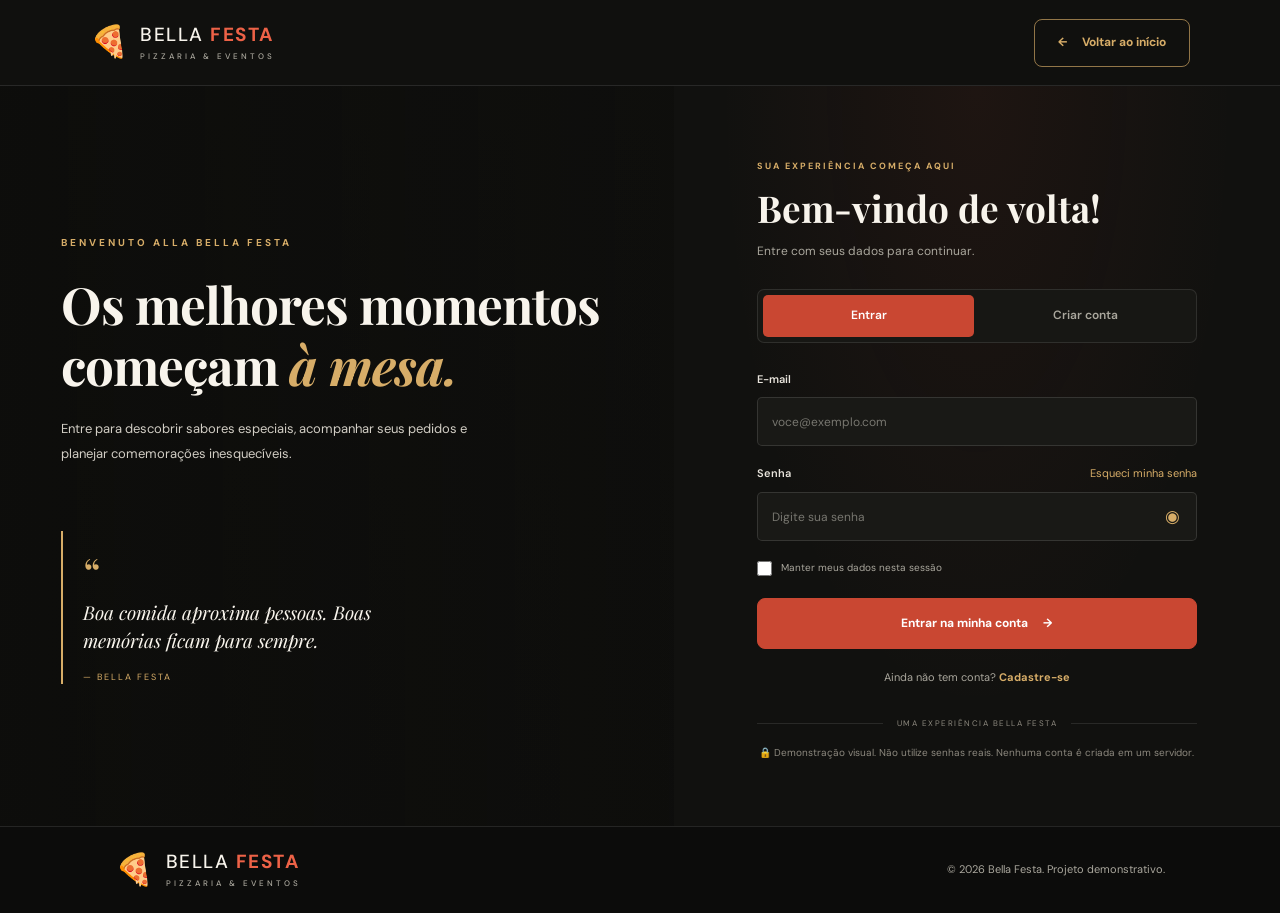
<file: cadastro.html>
<!DOCTYPE html>
<html lang="pt-BR">
<head>
    <meta charset="UTF-8">
    <meta name="viewport" content="width=device-width, initial-scale=1.0">
    <meta name="description" content="Entre ou cadastre-se na Bella Festa Pizzaria & Eventos.">
    <title>Entrar ou Cadastrar | Bella Festa</title>

    <link rel="preconnect" href="https://fonts.googleapis.com">
    <link rel="preconnect" href="https://fonts.gstatic.com" crossorigin>
    <link href="https://fonts.googleapis.com/css2?family=DM+Sans:wght@400;500;600;700&family=Playfair+Display:wght@500;600;700&display=swap" rel="stylesheet">

    <link rel="stylesheet" href="style.css">
    <script src="script.js" defer></script>
</head>
<body class="auth-page">

    <header class="header">
        <a href="index.html" class="logo">
            <span class="logo-icon">🍕</span>
            <span>BELLA <strong>FESTA</strong>
                <small>PIZZARIA & EVENTOS</small>
            </span>
        </a>

        <a href="index.html" class="btn btn-outline">
            <span>←</span> Voltar ao início
        </a>
    </header>

    <main class="auth-main">

        <!-- LADO VISUAL -->
        <section class="auth-showcase">
            <div class="auth-showcase-overlay"></div>

            <div class="auth-showcase-content">
                <span class="eyebrow">BENVENUTO ALLA BELLA FESTA</span>

                <h1>Os melhores momentos<br>
                    começam <span>à mesa.</span>
                </h1>

                <p>
                    Entre para descobrir sabores especiais,
                    acompanhar seus pedidos e planejar
                    comemorações inesquecíveis.
                </p>

                <div class="auth-quote">
                    <span class="quote-mark">“</span>
                    <p>Boa comida aproxima pessoas. Boas memórias ficam para sempre.</p>
                    <span class="quote-author">— BELLA FESTA</span>
                </div>
            </div>
        </section>

        <!-- FORMULÁRIOS -->
        <section class="auth-panel">
            <div class="auth-card">

                <a href="index.html" class="auth-mobile-logo">
                    🍕 BELLA <strong>FESTA</strong>
                </a>

                <div class="auth-heading">
                    <span class="eyebrow">SUA EXPERIÊNCIA COMEÇA AQUI</span>
                    <h2 id="authTitle">Bem-vindo de volta!</h2>
                    <p id="authDescription">
                        Entre com seus dados para continuar.
                    </p>
                </div>

                <!-- ABAS -->
                <div class="auth-tabs" role="tablist" aria-label="Acesso à conta">
                    <button
                        type="button"
                        class="auth-tab active"
                        id="loginTab"
                        role="tab"
                        aria-selected="true"
                        aria-controls="loginForm">
                        Entrar
                    </button>

                    <button
                        type="button"
                        class="auth-tab"
                        id="registerTab"
                        role="tab"
                        aria-selected="false"
                        aria-controls="registerForm">
                        Criar conta
                    </button>
                </div>

                <!-- LOGIN -->
                <form id="loginForm" class="auth-form">
                    <div class="form-group">
                        <label for="loginEmail">E-mail</label>
                        <input
                            type="email"
                            id="loginEmail"
                            name="email"
                            placeholder="voce@exemplo.com"
                            autocomplete="email"
                            required>
                    </div>

                    <div class="form-group">
                        <div class="label-row">
                            <label for="loginPassword">Senha</label>
                            <button type="button" class="forgot-link" id="forgotPassword">
                                Esqueci minha senha
                            </button>
                        </div>

                        <div class="password-wrap">
                            <input
                                type="password"
                                id="loginPassword"
                                name="password"
                                placeholder="Digite sua senha"
                                autocomplete="current-password"
                                minlength="4"
                                required>

                            <button
                                type="button"
                                class="password-toggle"
                                data-password="loginPassword"
                                aria-label="Mostrar senha">
                                ◉
                            </button>
                        </div>
                    </div>

                    <label class="remember-row">
                        <input type="checkbox" id="rememberMe">
                        <span>Manter meus dados nesta sessão</span>
                    </label>

                    <button type="submit" class="btn btn-primary auth-submit">
                        Entrar na minha conta <span>→</span>
                    </button>

                    <p class="auth-switch">
                        Ainda não tem conta?
                        <button type="button" data-show-form="register">
                            Cadastre-se
                        </button>
                    </p>
                </form>

                <!-- CADASTRO -->
                <form id="registerForm" class="auth-form" hidden>
                    <div class="form-group">
                        <label for="registerName">Nome completo</label>
                        <input
                            type="text"
                            id="registerName"
                            name="name"
                            placeholder="Como podemos te chamar?"
                            autocomplete="name"
                            minlength="3"
                            required>
                    </div>

                    <div class="form-group">
                        <label for="registerEmail">E-mail</label>
                        <input
                            type="email"
                            id="registerEmail"
                            name="email"
                            placeholder="voce@exemplo.com"
                            autocomplete="email"
                            required>
                    </div>

                    <div class="form-group">
                        <label for="registerPhone">Telefone</label>
                        <input
                            type="tel"
                            id="registerPhone"
                            name="phone"
                            placeholder="(00) 00000-0000"
                            autocomplete="tel"
                            inputmode="tel"
                            required>
                    </div>

                    <div class="form-group">
                        <label for="registerPassword">Criar senha</label>
                        <div class="password-wrap">
                            <input
                                type="password"
                                id="registerPassword"
                                name="password"
                                placeholder="Mínimo de 6 caracteres"
                                autocomplete="new-password"
                                minlength="6"
                                required>

                            <button
                                type="button"
                                class="password-toggle"
                                data-password="registerPassword"
                                aria-label="Mostrar senha">
                                ◉
                            </button>
                        </div>
                    </div>

                    <label class="remember-row terms-row">
                        <input type="checkbox" id="acceptTerms" required>
                        <span>Concordo com os termos de uso demonstrativos.</span>
                    </label>

                    <button type="submit" class="btn btn-primary auth-submit">
                        Criar minha conta <span>→</span>
                    </button>

                    <p class="auth-switch">
                        Já tem uma conta?
                        <button type="button" data-show-form="login">
                            Fazer login
                        </button>
                    </p>
                </form>

                <div class="auth-message" id="authMessage" role="status" aria-live="polite" hidden></div>

                <div class="auth-divider">
                    <span>UMA EXPERIÊNCIA BELLA FESTA</span>
                </div>

                <p class="auth-privacy">
                    🔒 Demonstração visual. Não utilize senhas reais.
                    Nenhuma conta é criada em um servidor.
                </p>
            </div>
        </section>
    </main>

    <footer class="footer auth-footer">
        <a href="index.html" class="logo">
            <span class="logo-icon">🍕</span>
            <span>BELLA <strong>FESTA</strong>
                <small>PIZZARIA & EVENTOS</small>
            </span>
        </a>

        <span class="copyright">
            © <span id="currentYear"></span> Bella Festa. Projeto demonstrativo.
        </span>
    </footer>

</body>
</html>
</file>
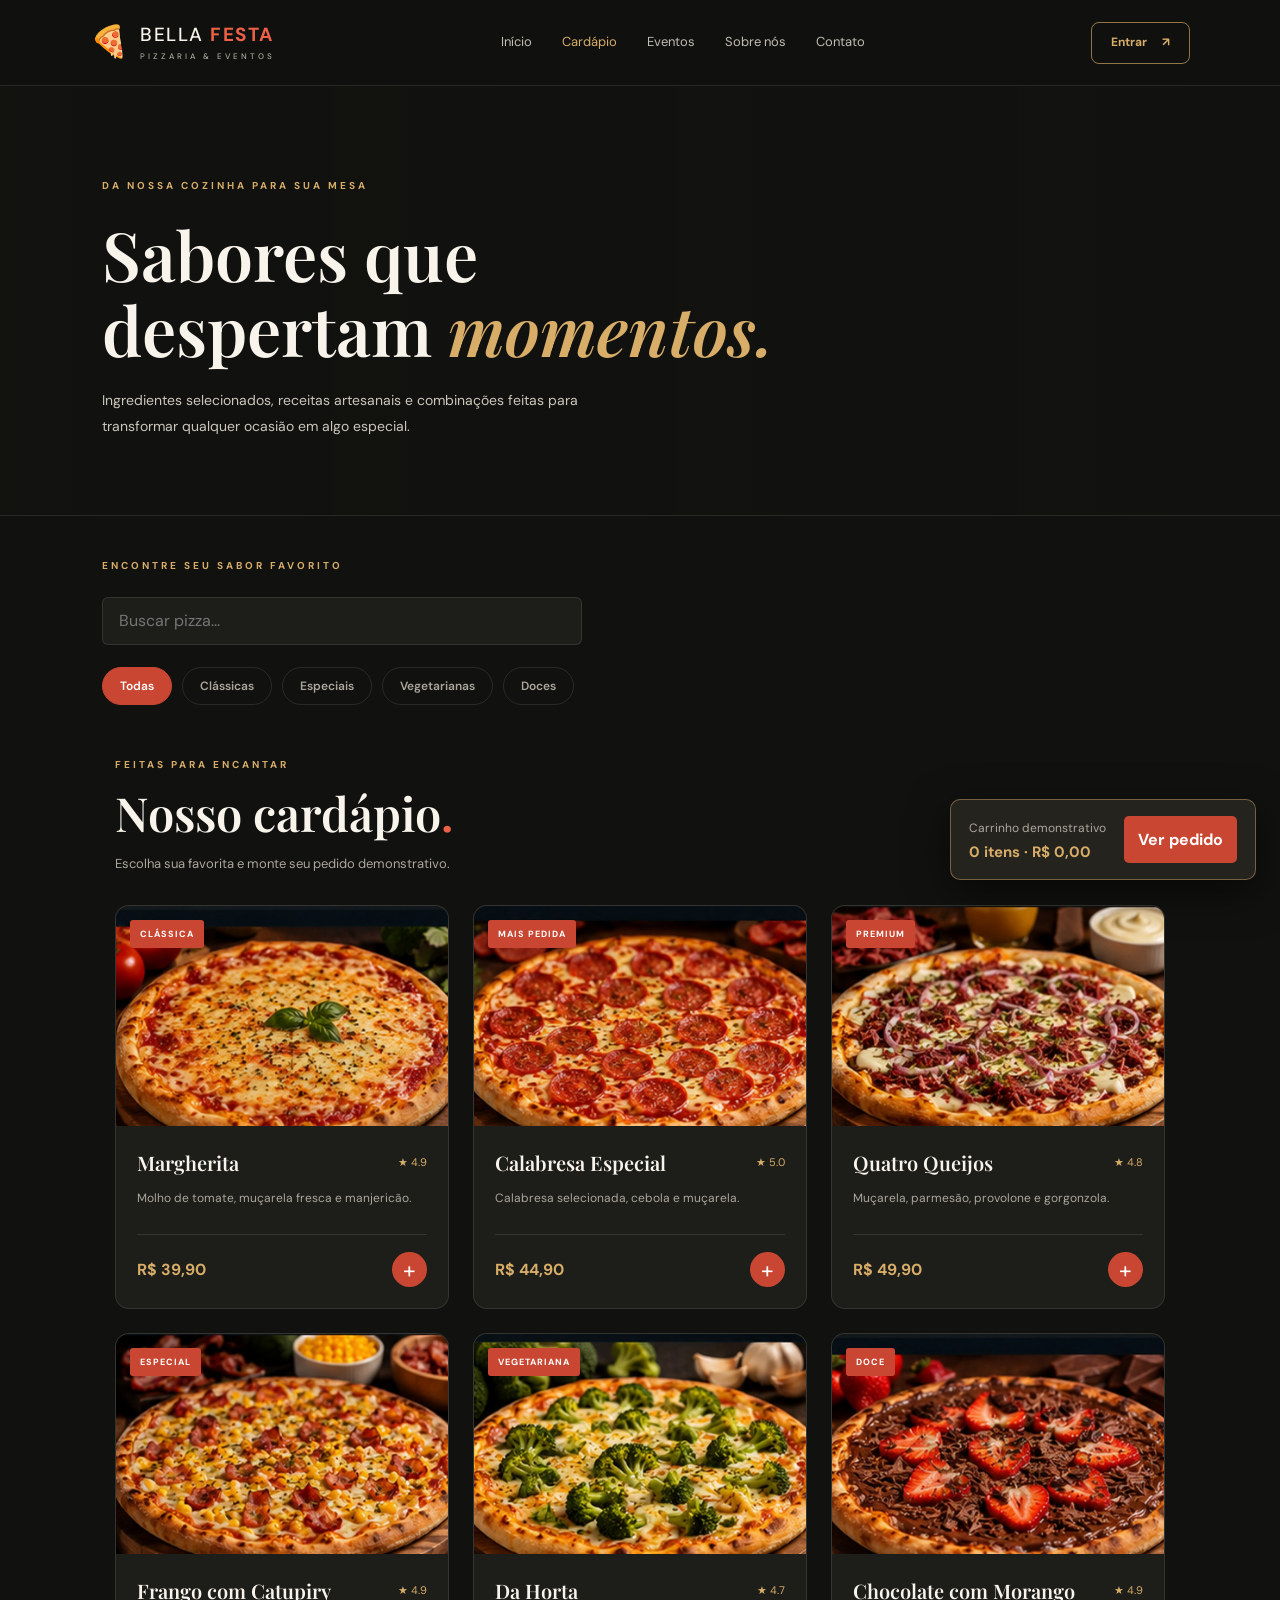
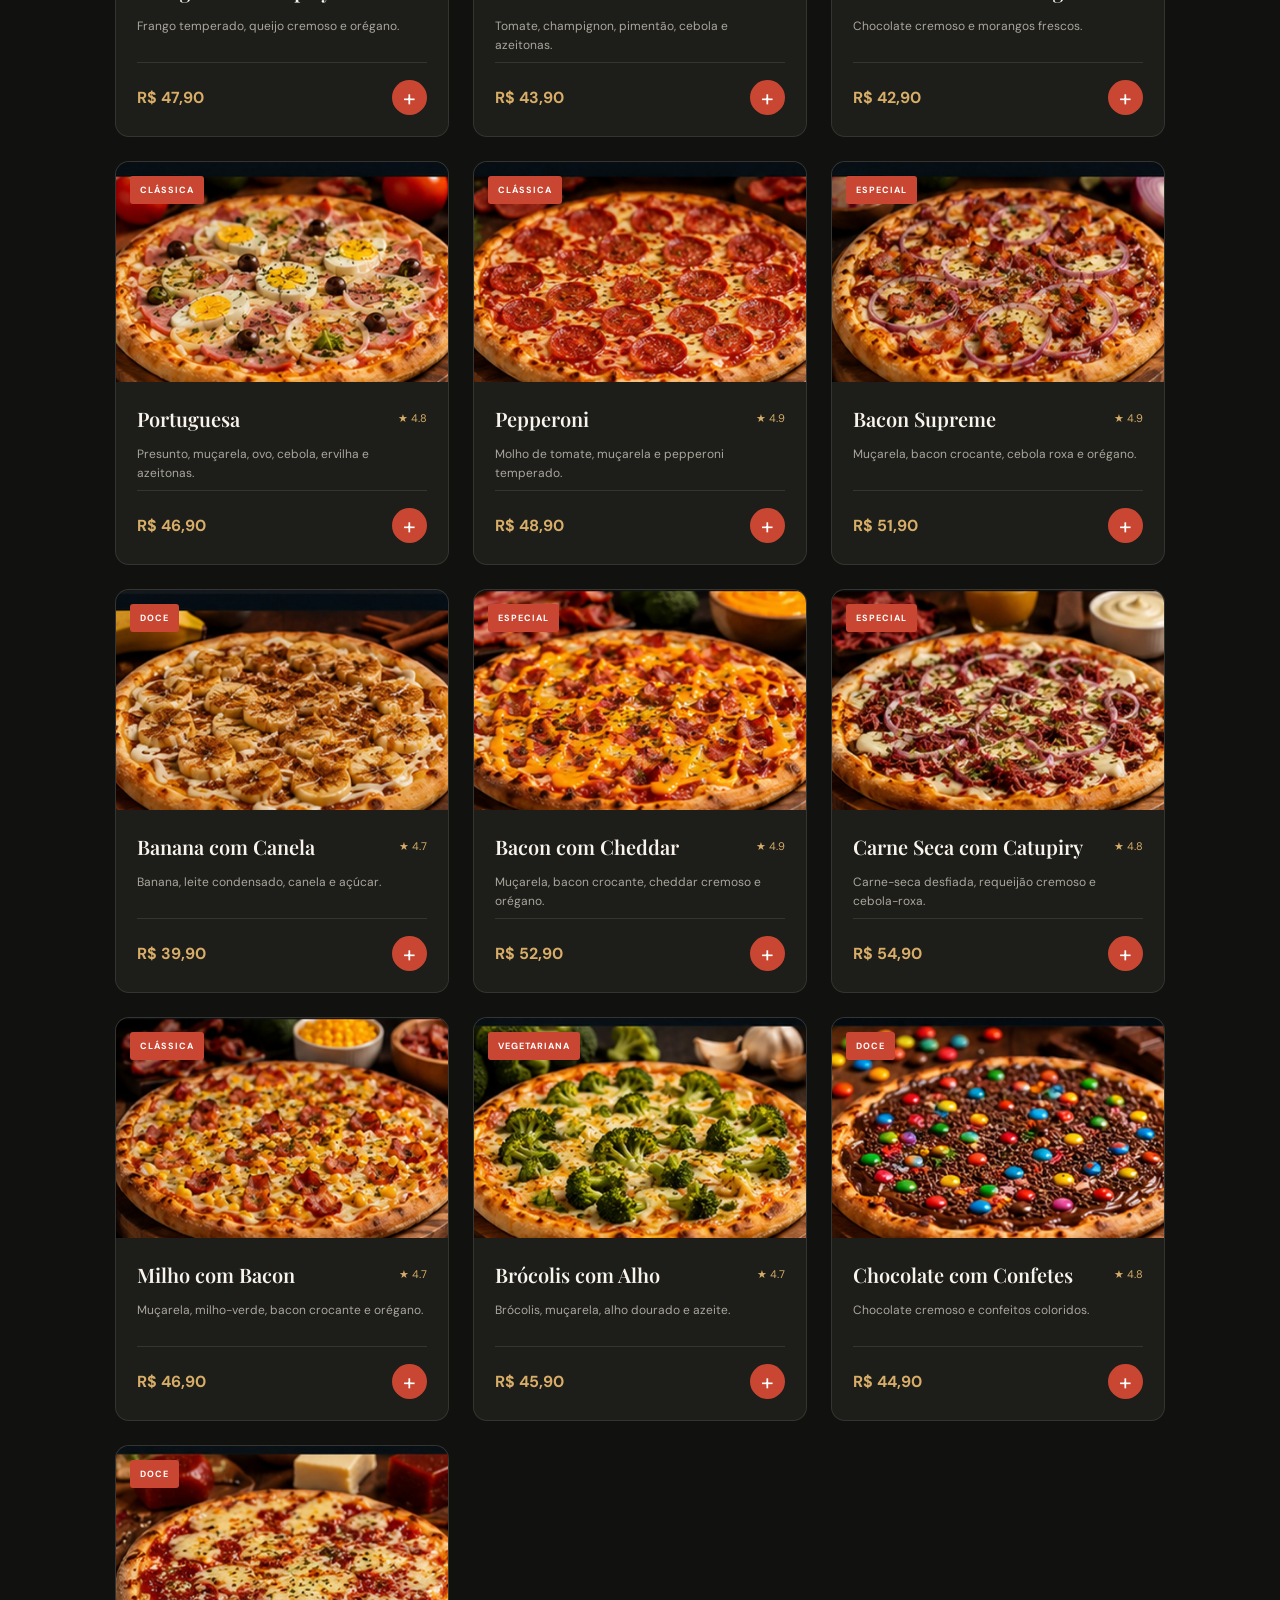
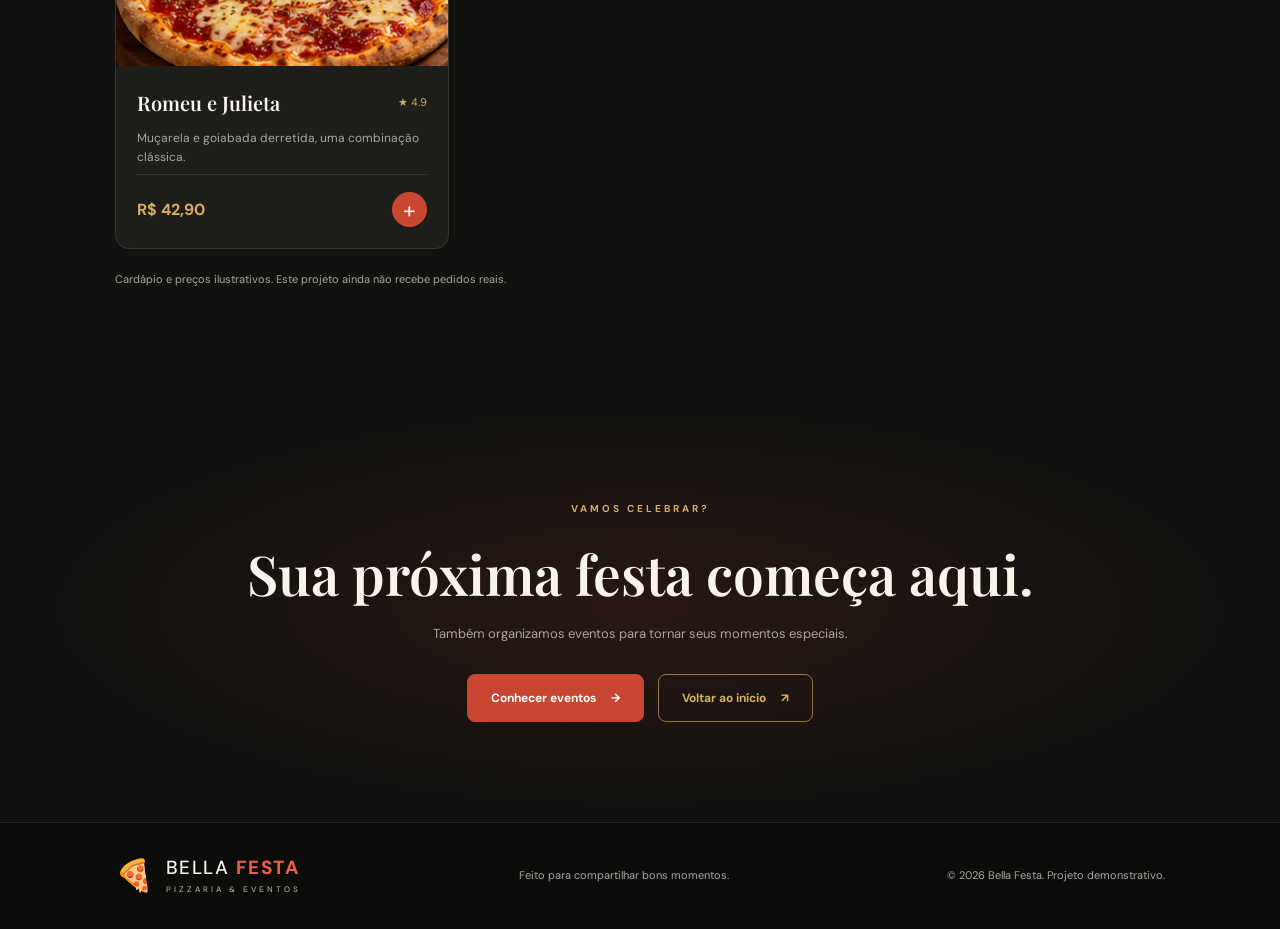
<file: cardapio.html>
<!DOCTYPE html>
<html lang="pt-BR">

<head>
    <meta charset="UTF-8">
    <meta name="viewport" content="width=device-width, initial-scale=1.0">
    <meta name="description" content="Conheça o cardápio artesanal da Bella Festa.">
    <title>Cardápio | Bella Festa</title>

    <link rel="preconnect" href="https://fonts.googleapis.com">
    <link rel="preconnect" href="https://fonts.gstatic.com" crossorigin>
    <link
        href="https://fonts.googleapis.com/css2?family=DM+Sans:wght@400;500;600;700&family=Playfair+Display:wght@500;600;700&display=swap"
        rel="stylesheet">
    <link rel="stylesheet" href="style.css">
    <script src="script.js" defer></script>

    <style>
        .menu-page {
            min-height: 100vh;
        }

        .menu-hero {
            padding: 85px 8% 75px;
            background: linear-gradient(90deg, rgba(17, 17, 15, .97), rgba(17, 17, 15, .75)),
                url("https://images.unsplash.com/photo-1579751626657-72bc17010498?auto=format&fit=crop&w=1800&q=85") center/cover;
            border-bottom: 1px solid var(--border);
        }

        .menu-hero h1 {
            font: 600 clamp(42px, 6vw, 68px)/1.1 var(--font-title);
            max-width: 700px;
        }

        .menu-hero h1 span {
            color: var(--gold);
            font-style: italic;
        }

        .menu-hero p {
            max-width: 540px;
            margin-top: 20px;
            color: #ccc7bd;
            font-size: 14px;
            line-height: 1.9;
        }

        .menu-toolbar {
            padding: 35px 8% 10px;
        }

        .menu-search {
            display: block;
            width: 100%;
            max-width: 480px;
            height: 48px;
            padding: 0 16px;
            color: var(--text);
            background: var(--card);
            border: 1px solid var(--border);
            border-radius: 6px;
            font: inherit;
        }

        .menu-search:focus {
            outline: 1px solid var(--gold);
        }

        .menu-filters {
            display: flex;
            flex-wrap: wrap;
            gap: 10px;
            margin-top: 22px;
        }

        .menu-filter {
            padding: 10px 17px;
            border: 1px solid var(--border);
            border-radius: 30px;
            background: transparent;
            color: var(--muted);
            cursor: pointer;
            font: 600 12px var(--font-body);
        }

        .menu-filter.active,
        .menu-filter:hover {
            background: var(--red);
            border-color: var(--red);
            color: white;
        }

        .menu-catalog {
            padding-top: 35px;
        }

        .menu-catalog .section-heading {
            margin-bottom: 30px;
        }

        .menu-product {
            display: flex;
            flex-direction: column;
        }

        .menu-product .pizza-image {
            height: 220px;
        }

        .menu-product .pizza-info {
            flex: 1;
            display: flex;
            flex-direction: column;
        }

        .menu-product .pizza-info>p {
            min-height: 45px;
        }

        .menu-product .pizza-footer {
            margin-top: auto;
        }

        .add-cart {
            border: 0;
            width: 35px;
            height: 35px;
            border-radius: 50%;
            background: var(--red);
            color: white;
            font-size: 23px;
            cursor: pointer;
        }

        .add-cart:hover {
            background: var(--red-light);
        }

        .menu-empty {
            padding: 45px 10px;
            color: var(--muted);
            text-align: center;
        }

        .cart-bar {
            position: fixed;
            z-index: 120;
            bottom: 20px;
            right: 24px;
            display: flex;
            align-items: center;
            gap: 18px;
            padding: 14px 18px;
            background: #25231e;
            border: 1px solid rgba(215, 173, 104, .45);
            border-radius: 10px;
            box-shadow: 0 12px 40px #0008;
        }

        .cart-bar span {
            color: var(--muted);
            font-size: 12px;
        }

        .cart-bar strong {
            color: var(--gold);
            font-size: 15px;
        }

        .cart-bar button {
            border: 0;
            border-radius: 5px;
            padding: 11px 14px;
            background: var(--red);
            color: white;
            font-weight: 700;
            cursor: pointer;
        }

        .menu-disclaimer {
            color: var(--muted);
            font-size: 11px;
            margin-top: 22px;
        }

        @media(max-width:760px) {
            .menu-hero {
                padding: 65px 6%;
            }

            .menu-toolbar {
                padding: 28px 6% 5px;
            }

            .menu-catalog {
                padding-top: 25px;
            }

            .menu-product .pizza-image {
                height: 250px;
            }

            .cart-bar {
                left: 12px;
                right: 12px;
                bottom: 12px;
                justify-content: space-between;
            }
        }
    </style>
</head>

<body class="menu-page">

    <header class="header">
        <a href="index.html" class="logo">
            <span class="logo-icon">🍕</span>
            <span>BELLA <strong>FESTA</strong><small>PIZZARIA & EVENTOS</small></span>
        </a>

        <button class="menu-toggle" id="menuToggle" aria-label="Abrir menu" aria-expanded="false">☰</button>

        <nav class="nav" id="nav">
            <a href="index.html">Início</a>
            <a href="cardapio.html" class="active">Cardápio</a>
            <a href="eventos.html">Eventos</a>
            <a href="index.html#sobre">Sobre nós</a>
            <a href="index.html#contato">Contato</a>
        </nav>

        <a href="cadastro.html" class="btn btn-outline header-btn">Entrar <span>↗</span></a>
    </header>

    <main>
        <section class="menu-hero">
            <span class="eyebrow">DA NOSSA COZINHA PARA SUA MESA</span>
            <h1>Sabores que despertam <span>momentos.</span></h1>
            <p>
                Ingredientes selecionados, receitas artesanais e combinações
                feitas para transformar qualquer ocasião em algo especial.
            </p>
        </section>

        <section class="menu-toolbar" aria-label="Buscar e filtrar pizzas">
            <label for="pizzaSearch" class="eyebrow">ENCONTRE SEU SABOR FAVORITO</label>
            <input class="menu-search" id="pizzaSearch" type="search" placeholder="Buscar pizza..." autocomplete="off">

            <div class="menu-filters">
                <button class="menu-filter active" data-category="todas" aria-pressed="true">Todas</button>
                <button class="menu-filter" data-category="classicas" aria-pressed="false">Clássicas</button>
                <button class="menu-filter" data-category="especiais" aria-pressed="false">Especiais</button>
                <button class="menu-filter" data-category="vegetarianas" aria-pressed="false">Vegetarianas</button>
                <button class="menu-filter" data-category="doces" aria-pressed="false">Doces</button>
            </div>
        </section>

        <section class="section menu-catalog">
            <div class="section-heading">
                <div>
                    <span class="eyebrow">FEITAS PARA ENCANTAR</span>
                    <h2>Nosso cardápio<span>.</span></h2>
                    <p>Escolha sua favorita e monte seu pedido demonstrativo.</p>
                </div>
            </div>

            <div class="pizza-grid" id="pizzaGrid">

                <article class="pizza-card menu-product" data-category="classicas" data-name="margherita">
                    <div class="pizza-image">
                        <span class="pizza-tag">CLÁSSICA</span>
                        <img src="imagens/margherita.jpg"
                            alt="Pizza Margherita" loading="lazy">
                    </div>
                    <div class="pizza-info">
                        <div class="pizza-title">
                            <h3>Margherita</h3><span class="rating">★ 4.9</span>
                        </div>
                        <p>Molho de tomate, muçarela fresca e manjericão.</p>
                        <div class="pizza-footer"><strong>R$ 39,90</strong><button class="add-cart"
                                data-name="Margherita" data-price="39.90" aria-label="Adicionar Margherita">+</button>
                        </div>
                    </div>
                </article>

                <article class="pizza-card menu-product" data-category="classicas" data-name="calabresa especial">
                    <div class="pizza-image">
                        <span class="pizza-tag">MAIS PEDIDA</span>
                        <img src="imagens/pepperoni.jpg"
                            alt="Pizza de calabresa" loading="lazy">
                    </div>
                    <div class="pizza-info">
                        <div class="pizza-title">
                            <h3>Calabresa Especial</h3><span class="rating">★ 5.0</span>
                        </div>
                        <p>Calabresa selecionada, cebola e muçarela.</p>
                        <div class="pizza-footer"><strong>R$ 44,90</strong><button class="add-cart"
                                data-name="Calabresa Especial" data-price="44.90"
                                aria-label="Adicionar Calabresa Especial">+</button></div>
                    </div>
                </article>

                <article class="pizza-card menu-product" data-category="especiais" data-name="quatro queijos">
                    <div class="pizza-image">
                        <span class="pizza-tag">PREMIUM</span>
                        <img src="imagens/carne-seca.jpg"
                            alt="Pizza especial de queijos" loading="lazy">
                    </div>
                    <div class="pizza-info">
                        <div class="pizza-title">
                            <h3>Quatro Queijos</h3><span class="rating">★ 4.8</span>
                        </div>
                        <p>Muçarela, parmesão, provolone e gorgonzola.</p>
                        <div class="pizza-footer"><strong>R$ 49,90</strong><button class="add-cart"
                                data-name="Quatro Queijos" data-price="49.90"
                                aria-label="Adicionar Quatro Queijos">+</button></div>
                    </div>
                </article>

                <article class="pizza-card menu-product" data-category="especiais" data-name="frango com catupiry">
                    <div class="pizza-image">
                        <span class="pizza-tag">ESPECIAL</span>
                        <img src="imagens/milho-bacon.jpg"
                            alt="Pizza de frango com queijo cremoso" loading="lazy">
                    </div>
                    <div class="pizza-info">
                        <div class="pizza-title">
                            <h3>Frango com Catupiry</h3><span class="rating">★ 4.9</span>
                        </div>
                        <p>Frango temperado, queijo cremoso e orégano.</p>
                        <div class="pizza-footer"><strong>R$ 47,90</strong><button class="add-cart"
                                data-name="Frango com Catupiry" data-price="47.90"
                                aria-label="Adicionar Frango com Catupiry">+</button></div>
                    </div>
                </article>

                <article class="pizza-card menu-product" data-category="vegetarianas" data-name="vegetariana">
                    <div class="pizza-image">
                        <span class="pizza-tag">VEGETARIANA</span>
                        <img src="imagens/brocolis-alho.jpg"
                            alt="Pizza vegetariana com vegetais" loading="lazy">
                    </div>
                    <div class="pizza-info">
                        <div class="pizza-title">
                            <h3>Da Horta</h3><span class="rating">★ 4.7</span>
                        </div>
                        <p>Tomate, champignon, pimentão, cebola e azeitonas.</p>
                        <div class="pizza-footer"><strong>R$ 43,90</strong><button class="add-cart" data-name="Da Horta"
                                data-price="43.90" aria-label="Adicionar Da Horta">+</button></div>
                    </div>
                </article>

                <article class="pizza-card menu-product" data-category="doces" data-name="chocolate com morango">
                    <div class="pizza-image">
                        <span class="pizza-tag">DOCE</span>
                        <img src="imagens/chocolate-morango.jpg"
                            alt="Pizza doce artesanal" loading="lazy">
                    </div>
                    <div class="pizza-info">
                        <div class="pizza-title">
                            <h3>Chocolate com Morango</h3><span class="rating">★ 4.9</span>
                        </div>
                        <p>Chocolate cremoso e morangos frescos.</p>
                        <div class="pizza-footer"><strong>R$ 42,90</strong><button class="add-cart"
                                data-name="Chocolate com Morango" data-price="42.90"
                                aria-label="Adicionar Chocolate com Morango">+</button></div>
                    </div>
                </article>


                <!-- Pizza Portuguesa -->
                <article class="pizza-card menu-product" data-category="classicas" data-name="portuguesa">
                    <div class="pizza-image">
                        <span class="pizza-tag">CLÁSSICA</span>
                        <img src="imagens/portuguesa.jpg"
                            alt="Pizza Portuguesa" loading="lazy">
                    </div>
                    <div class="pizza-info">
                        <div class="pizza-title">
                            <h3>Portuguesa</h3>
                            <span class="rating">★ 4.8</span>
                        </div>
                        <p>Presunto, muçarela, ovo, cebola, ervilha e azeitonas.</p>
                        <div class="pizza-footer">
                            <strong>R$ 46,90</strong>
                            <button class="add-cart" data-name="Portuguesa" data-price="46.90"
                                aria-label="Adicionar Portuguesa">+</button>
                        </div>
                    </div>
                </article>

                <!-- Pizza Pepperoni -->
                <article class="pizza-card menu-product" data-category="classicas" data-name="pepperoni">
                    <div class="pizza-image">
                        <span class="pizza-tag">CLÁSSICA</span>
                        <img src="imagens/pepperoni.jpg"
                            alt="Pizza Pepperoni" loading="lazy">
                    </div>
                    <div class="pizza-info">
                        <div class="pizza-title">
                            <h3>Pepperoni</h3>
                            <span class="rating">★ 4.9</span>
                        </div>
                        <p>Molho de tomate, muçarela e pepperoni temperado.</p>
                        <div class="pizza-footer">
                            <strong>R$ 48,90</strong>
                            <button class="add-cart" data-name="Pepperoni" data-price="48.90"
                                aria-label="Adicionar Pepperoni">+</button>
                        </div>
                    </div>
                </article>

                <!-- Pizza Bacon Supreme -->
                <article class="pizza-card menu-product" data-category="especiais" data-name="bacon supreme">
                    <div class="pizza-image">
                        <span class="pizza-tag">ESPECIAL</span>
                        <img src="imagens/bacon-supreme.jpg"
                            alt="Pizza Bacon Supreme" loading="lazy">
                    </div>
                    <div class="pizza-info">
                        <div class="pizza-title">
                            <h3>Bacon Supreme</h3>
                            <span class="rating">★ 4.9</span>
                        </div>
                        <p>Muçarela, bacon crocante, cebola roxa e orégano.</p>
                        <div class="pizza-footer">
                            <strong>R$ 51,90</strong>
                            <button class="add-cart" data-name="Bacon Supreme" data-price="51.90"
                                aria-label="Adicionar Bacon Supreme">+</button>
                        </div>
                    </div>
                </article>

                <!-- Pizza Banana com Canela -->
                <article class="pizza-card menu-product" data-category="doces" data-name="banana com canela">
                    <div class="pizza-image">
                        <span class="pizza-tag">DOCE</span>
                        <img src="imagens/banana-canela.jpg"
                            alt="Pizza doce de banana com canela" loading="lazy">
                    </div>
                    <div class="pizza-info">
                        <div class="pizza-title">
                            <h3>Banana com Canela</h3>
                            <span class="rating">★ 4.7</span>
                        </div>
                        <p>Banana, leite condensado, canela e açúcar.</p>
                        <div class="pizza-footer">
                            <strong>R$ 39,90</strong>
                            <button class="add-cart" data-name="Banana com Canela" data-price="39.90"
                                aria-label="Adicionar Banana com Canela">+</button>
                        </div>
                    </div>
                </article>


                <!-- Bacon com Cheddar -->
                <article class="pizza-card menu-product" data-category="especiais" data-name="bacon com cheddar">
                    <div class="pizza-image">
                        <span class="pizza-tag">ESPECIAL</span>
                        <img src="imagens/bacon-cheddar.jpg"
                            alt="Pizza Bacon com Cheddar" loading="lazy">
                    </div>
                    <div class="pizza-info">
                        <div class="pizza-title">
                            <h3>Bacon com Cheddar</h3><span class="rating">★ 4.9</span>
                        </div>
                        <p>Muçarela, bacon crocante, cheddar cremoso e orégano.</p>
                        <div class="pizza-footer"><strong>R$ 52,90</strong><button class="add-cart"
                                data-name="Bacon com Cheddar" data-price="52.90"
                                aria-label="Adicionar Bacon com Cheddar">+</button></div>
                    </div>
                </article>

                <!-- Carne Seca com Catupiry -->
                <article class="pizza-card menu-product" data-category="especiais" data-name="carne seca com catupiry">
                    <div class="pizza-image">
                        <span class="pizza-tag">ESPECIAL</span>
                        <img src="imagens/carne-seca.jpg"
                            alt="Pizza Carne Seca com Catupiry" loading="lazy">
                    </div>
                    <div class="pizza-info">
                        <div class="pizza-title">
                            <h3>Carne Seca com Catupiry</h3><span class="rating">★ 4.8</span>
                        </div>
                        <p>Carne-seca desfiada, requeijão cremoso e cebola-roxa.</p>
                        <div class="pizza-footer"><strong>R$ 54,90</strong><button class="add-cart"
                                data-name="Carne Seca com Catupiry" data-price="54.90"
                                aria-label="Adicionar Carne Seca com Catupiry">+</button></div>
                    </div>
                </article>

                <!-- Milho com Bacon -->
                <article class="pizza-card menu-product" data-category="classicas" data-name="milho com bacon">
                    <div class="pizza-image">
                        <span class="pizza-tag">CLÁSSICA</span>
                        <img src="imagens/milho-bacon.jpg"
                            alt="Pizza Milho com Bacon" loading="lazy">
                    </div>
                    <div class="pizza-info">
                        <div class="pizza-title">
                            <h3>Milho com Bacon</h3><span class="rating">★ 4.7</span>
                        </div>
                        <p>Muçarela, milho-verde, bacon crocante e orégano.</p>
                        <div class="pizza-footer"><strong>R$ 46,90</strong><button class="add-cart"
                                data-name="Milho com Bacon" data-price="46.90"
                                aria-label="Adicionar Milho com Bacon">+</button></div>
                    </div>
                </article>

                <!-- Brócolis com Alho -->
                <article class="pizza-card menu-product" data-category="vegetarianas" data-name="brocolis com alho">
                    <div class="pizza-image">
                        <span class="pizza-tag">VEGETARIANA</span>
                        <img src="imagens/brocolis-alho.jpg"
                            alt="Pizza Brócolis com Alho" loading="lazy">
                    </div>
                    <div class="pizza-info">
                        <div class="pizza-title">
                            <h3>Brócolis com Alho</h3><span class="rating">★ 4.7</span>
                        </div>
                        <p>Brócolis, muçarela, alho dourado e azeite.</p>
                        <div class="pizza-footer"><strong>R$ 45,90</strong><button class="add-cart"
                                data-name="Brócolis com Alho" data-price="45.90"
                                aria-label="Adicionar Brócolis com Alho">+</button></div>
                    </div>
                </article>

                <!-- Chocolate com Confetes -->
                <article class="pizza-card menu-product" data-category="doces" data-name="chocolate com confetes">
                    <div class="pizza-image">
                        <span class="pizza-tag">DOCE</span>
                        <img src="imagens/chocolate-confetes.jpg"
                            alt="Pizza Chocolate com Confetes" loading="lazy">
                    </div>
                    <div class="pizza-info">
                        <div class="pizza-title">
                            <h3>Chocolate com Confetes</h3><span class="rating">★ 4.8</span>
                        </div>
                        <p>Chocolate cremoso e confeitos coloridos.</p>
                        <div class="pizza-footer"><strong>R$ 44,90</strong><button class="add-cart"
                                data-name="Chocolate com Confetes" data-price="44.90"
                                aria-label="Adicionar Chocolate com Confetes">+</button></div>
                    </div>
                </article>

                <!-- Romeu e Julieta -->
                <article class="pizza-card menu-product" data-category="doces" data-name="romeu e julieta">
                    <div class="pizza-image">
                        <span class="pizza-tag">DOCE</span>
                        <img src="imagens/romeu-julieta.jpg"
                            alt="Pizza Romeu e Julieta" loading="lazy">
                    </div>
                    <div class="pizza-info">
                        <div class="pizza-title">
                            <h3>Romeu e Julieta</h3><span class="rating">★ 4.9</span>
                        </div>
                        <p>Muçarela e goiabada derretida, uma combinação clássica.</p>
                        <div class="pizza-footer"><strong>R$ 42,90</strong><button class="add-cart"
                                data-name="Romeu e Julieta" data-price="42.90"
                                aria-label="Adicionar Romeu e Julieta">+</button></div>
                    </div>
                </article>



            </div>

            <p class="menu-empty" id="menuEmpty" hidden>Nenhuma pizza encontrada. Tente outra busca ou categoria.</p>
            <p class="menu-disclaimer">Cardápio e preços ilustrativos. Este projeto ainda não recebe pedidos reais.</p>
        </section>

        <section class="cta-section">
            <span class="eyebrow">VAMOS CELEBRAR?</span>
            <h2>Sua próxima festa começa aqui.</h2>
            <p>Também organizamos eventos para tornar seus momentos especiais.</p>
            <div class="hero-buttons">
                <a href="eventos.html" class="btn btn-primary">Conhecer eventos <span>→</span></a>
                <a href="index.html" class="btn btn-outline">Voltar ao início <span>↗</span></a>
            </div>
        </section>
    </main>

    <footer class="footer">
        <a href="index.html" class="logo">
            <span class="logo-icon">🍕</span>
            <span>BELLA <strong>FESTA</strong><small>PIZZARIA & EVENTOS</small></span>
        </a>
        <p>Feito para compartilhar bons momentos.</p>
        <span class="copyright">© <span id="currentYear"></span> Bella Festa. Projeto demonstrativo.</span>
    </footer>

    <div class="cart-bar" aria-live="polite">
        <div><span>Carrinho demonstrativo</span><br><strong id="cartSummary">0 itens · R$ 0,00</strong></div>
        <button type="button" id="checkoutButton">Ver pedido</button>
    </div>

    <script>
        (() => {
            const cards = [...document.querySelectorAll(".menu-product")];
            const search = document.getElementById("pizzaSearch");
            const filters = [...document.querySelectorAll(".menu-filter")];
            const empty = document.getElementById("menuEmpty");
            const summary = document.getElementById("cartSummary");
            let category = "todas";
            let cart = [];

            function filterCards() {
                const term = search.value.trim().toLocaleLowerCase("pt-BR");
                let visible = 0;

                cards.forEach(card => {
                    const matchesCategory = category === "todas" || card.dataset.category === category;
                    const matchesSearch = card.dataset.name.includes(term);
                    card.hidden = !(matchesCategory && matchesSearch);
                    if (!card.hidden) visible++;
                });

                empty.hidden = visible !== 0;
            }

            filters.forEach(button => {
                button.addEventListener("click", () => {
                    category = button.dataset.category;
                    filters.forEach(item => {
                        const active = item === button;
                        item.classList.toggle("active", active);
                        item.setAttribute("aria-pressed", String(active));
                    });
                    filterCards();
                });
            });

            search.addEventListener("input", filterCards);

            document.querySelectorAll(".add-cart").forEach(button => {
                button.addEventListener("click", () => {
                    cart.push({
                        name: button.dataset.name,
                        price: Number(button.dataset.price)
                    });
                    const total = cart.reduce((sum, item) => sum + item.price, 0);
                    summary.textContent = `${cart.length} ${cart.length === 1 ? "item" : "itens"} · ${total.toLocaleString("pt-BR", { style: "currency", currency: "BRL" })}`;
                });
            });

            document.getElementById("checkoutButton").addEventListener("click", () => {
                if (!cart.length) {
                    alert("Seu carrinho está vazio. Adicione uma pizza para começar!");
                    return;
                }

                const total = cart.reduce((sum, item) => sum + item.price, 0);
                const items = cart.map(item => `• ${item.name} — ${item.price.toLocaleString("pt-BR", { style: "currency", currency: "BRL" })}`).join("\n");

                alert(`SEU PEDIDO DEMONSTRATIVO\n\n${items}\n\nTotal: ${total.toLocaleString("pt-BR", { style: "currency", currency: "BRL" })}\n\nNenhum pedido real foi enviado.`);
            });

            const year = document.getElementById("currentYear");
            if (year) year.textContent = new Date().getFullYear();
        })();
    </script>

</body>

</html>
</file>
<file: style.css>
/* ========================================
   BELLA FESTA - ESTILO PRINCIPAL
   ======================================== */

:root {
    --bg: #11110f;
    --bg-soft: #191916;
    --card: #1d1d19;
    --text: #f8f4ec;
    --muted: #aaa79d;
    --red: #c94732;
    --red-light: #ed6247;
    --gold: #d7ad68;
    --border: rgba(255, 255, 255, 0.10);
    --font-title: "Playfair Display", Georgia, serif;
    --font-body: "DM Sans", Arial, sans-serif;
    --radius: 14px;
    --transition: 250ms ease;
}

* {
    margin: 0;
    padding: 0;
    box-sizing: border-box;
}

html {
    scroll-behavior: smooth;
    scroll-padding-top: 90px;
}

body {
    background: var(--bg);
    color: var(--text);
    font-family: var(--font-body);
    line-height: 1.6;
    overflow-x: hidden;
}

a {
    color: inherit;
    text-decoration: none;
}

button, a {
    -webkit-tap-highlight-color: transparent;
}

button {
    font: inherit;
}

img {
    display: block;
    width: 100%;
    object-fit: cover;
}

::selection {
    background: var(--red);
    color: white;
}

/* CABEÇALHO */

.header {
    height: 86px;
    padding: 0 7%;
    display: flex;
    align-items: center;
    justify-content: space-between;
    gap: 30px;
    background: rgba(17, 17, 15, 0.96);
    border-bottom: 1px solid var(--border);
    position: sticky;
    top: 0;
    z-index: 100;
    backdrop-filter: blur(16px);
}

.logo {
    display: inline-flex;
    align-items: center;
    gap: 10px;
    font-size: 19px;
    line-height: 1.1;
    letter-spacing: 1.5px;
    font-weight: 500;
    flex-shrink: 0;
}

.logo strong {
    color: var(--red-light);
}

.logo small {
    display: block;
    color: var(--muted);
    font-size: 8px;
    letter-spacing: 3px;
    margin-top: 6px;
}

.logo-icon {
    font-size: 31px;
}

.nav {
    display: flex;
    align-items: center;
    gap: 30px;
}

.nav a {
    color: #c1bdb4;
    font-size: 13px;
    transition: color var(--transition);
}

.nav a:hover,
.nav a.active {
    color: var(--gold);
}

.menu-toggle {
    display: none;
    background: transparent;
    border: 1px solid var(--border);
    color: var(--text);
    padding: 7px 12px;
    border-radius: 8px;
    cursor: pointer;
    font-size: 22px;
}

/* BOTÕES */

.btn {
    min-height: 48px;
    padding: 0 23px;
    border-radius: 8px;
    display: inline-flex;
    align-items: center;
    justify-content: center;
    gap: 15px;
    font-size: 12px;
    font-weight: 700;
    transition: transform var(--transition),
                background var(--transition),
                border-color var(--transition);
}

.btn:hover {
    transform: translateY(-3px);
    box-shadow: 0 8px 18px rgba(0, 0, 0, 0.2);
}

.btn-primary {
    background: var(--red);
    color: white;
    border: 1px solid var(--red);
}

.btn-primary:hover {
    background: var(--red-light);
    border-color: var(--red-light);
}

.btn-outline {
    border: 1px solid rgba(215, 173, 104, 0.65);
    color: var(--gold);
    background: transparent;
}

.btn-outline:hover {
    background: rgba(215, 173, 104, 0.08);
}

.btn-light {
    color: white;
    border: 1px solid rgba(255, 255, 255, 0.32);
    background: rgba(255, 255, 255, 0.04);
}

.btn-light:hover {
    background: rgba(255, 255, 255, 0.12);
}

.header-btn {
    min-height: 42px;
    padding: 0 19px;
}

/* DESTAQUE PRINCIPAL */

.hero {
    min-height: 690px;
    position: relative;
    display: flex;
    align-items: center;
    padding: 85px 10% 100px;
    background:
        url("https://images.unsplash.com/photo-1579751626657-72bc17010498?auto=format&fit=crop&w=2000&q=90")
        center 55% / cover no-repeat;
    isolation: isolate;
}

.hero-overlay {
    position: absolute;
    inset: 0;
    z-index: -1;
    background:
        linear-gradient(
            90deg,
            rgba(14, 13, 11, 0.98) 0%,
            rgba(14, 13, 11, 0.88) 38%,
            rgba(14, 13, 11, 0.34) 75%,
            rgba(14, 13, 11, 0.24) 100%
        ),
        linear-gradient(
            0deg,
            var(--bg) 0%,
            transparent 28%,
            transparent 85%,
            rgba(17, 17, 15, 0.22) 100%
        );
}

.hero-content {
    max-width: 660px;
    animation: fadeUp 850ms ease both;
}

.eyebrow {
    display: inline-flex;
    align-items: center;
    gap: 10px;
    color: var(--gold);
    font-size: 10px;
    font-weight: 700;
    letter-spacing: 3px;
    margin-bottom: 23px;
}

.status-dot {
    width: 7px;
    height: 7px;
    background: var(--red-light);
    border-radius: 50%;
    box-shadow: 0 0 12px rgba(237, 98, 71, 0.7);
}

.hero h1 {
    font-family: var(--font-title);
    font-size: clamp(43px, 5.8vw, 76px);
    line-height: 1.08;
    font-weight: 600;
    letter-spacing: -1.5px;
}

.hero h1 span,
.event-content h2 span {
    color: var(--gold);
    font-style: italic;
}

.hero-content > p {
    max-width: 470px;
    margin-top: 24px;
    color: #d0ccc3;
    font-size: 14px;
    line-height: 1.9;
}

.hero-buttons {
    display: flex;
    flex-wrap: wrap;
    gap: 14px;
    margin-top: 30px;
}

.hero-features {
    display: flex;
    gap: 40px;
    margin-top: 55px;
    padding-top: 25px;
    border-top: 1px solid rgba(255, 255, 255, 0.18);
}

.hero-features div {
    display: flex;
    flex-direction: column;
    gap: 4px;
}

.hero-features strong {
    font-size: 13px;
    color: white;
}

.hero-features span {
    font-size: 11px;
    color: #bdb7ad;
}

.hero-badge {
    position: absolute;
    right: 10%;
    bottom: 115px;
    width: 112px;
    height: 112px;
    border: 1px solid rgba(215, 173, 104, 0.75);
    background: rgba(17, 17, 15, 0.65);
    backdrop-filter: blur(8px);
    border-radius: 50%;
    display: flex;
    flex-direction: column;
    align-items: center;
    justify-content: center;
    line-height: 1.6;
    transform: rotate(9deg);
}

.hero-badge span {
    font-size: 8px;
    letter-spacing: 2px;
}

.hero-badge strong {
    color: var(--red-light);
    font-size: 28px;
}

.scroll-indicator {
    position: absolute;
    bottom: 30px;
    left: 50%;
    transform: translateX(-50%);
    display: flex;
    align-items: center;
    gap: 12px;
    color: #d0ccc3;
    font-size: 9px;
    letter-spacing: 2px;
}

/* DIFERENCIAIS */

.benefits {
    padding: 32px 9%;
    display: grid;
    grid-template-columns: repeat(3, 1fr);
    gap: 28px;
    border-bottom: 1px solid var(--border);
    background: var(--bg-soft);
}

.benefit {
    display: flex;
    align-items: center;
    gap: 16px;
    justify-content: center;
}

.benefit-icon {
    width: 45px;
    height: 45px;
    border: 1px solid rgba(215, 173, 104, 0.4);
    border-radius: 50%;
    color: var(--gold);
    display: grid;
    place-items: center;
    font-size: 23px;
    flex-shrink: 0;
}

.benefit h3 {
    font-size: 12px;
    margin-bottom: 4px;
}

.benefit p {
    font-size: 10px;
    color: var(--muted);
}

/* SEÇÕES */

.section {
    padding: 105px 9%;
}

.section-heading {
    display: flex;
    align-items: end;
    justify-content: space-between;
    gap: 25px;
    margin-bottom: 42px;
}

.section-heading .eyebrow {
    margin-bottom: 12px;
}

.section-heading h2,
.event-content h2,
.cta-section h2 {
    font-family: var(--font-title);
    font-size: clamp(32px, 4vw, 47px);
    font-weight: 600;
    line-height: 1.2;
}

.section-heading h2 span {
    color: var(--red-light);
}

.section-heading p {
    color: var(--muted);
    font-size: 13px;
    margin-top: 13px;
}

.text-link {
    font-size: 12px;
    color: var(--gold);
    padding-bottom: 7px;
    border-bottom: 1px solid rgba(215, 173, 104, 0.45);
    white-space: nowrap;
    transition: color var(--transition);
}

.text-link:hover {
    color: white;
}

/* CARTÕES DE PIZZA */

.pizza-grid {
    display: grid;
    grid-template-columns: repeat(3, minmax(0, 1fr));
    gap: 24px;
}

.pizza-card {
    background: var(--card);
    border: 1px solid var(--border);
    border-radius: var(--radius);
    overflow: hidden;
    transition: transform var(--transition),
                border-color var(--transition);
}

.pizza-card:hover {
    transform: translateY(-7px);
    border-color: rgba(215, 173, 104, 0.5);
    box-shadow: 0 12px 25px rgba(0, 0, 0, 0.12);
}

.pizza-image {
    height: 225px;
    position: relative;
    overflow: hidden;
    background: #29251f;
}

.pizza-image img {
    height: 100%;
    transition: transform 500ms ease;
}

.pizza-card:hover .pizza-image img {
    transform: scale(1.07);
}

.pizza-tag {
    position: absolute;
    z-index: 1;
    left: 14px;
    top: 14px;
    padding: 7px 10px;
    background: var(--red);
    border-radius: 3px;
    color: white;
    font-size: 9px;
    letter-spacing: 1px;
    font-weight: 700;
}

.pizza-info {
    padding: 21px;
}

.pizza-title {
    display: flex;
    justify-content: space-between;
    align-items: center;
    gap: 10px;
}

.pizza-title h3 {
    font-family: var(--font-title);
    font-size: 20px;
    font-weight: 600;
}

.rating {
    color: var(--gold);
    font-size: 11px;
    white-space: nowrap;
}

.pizza-info > p {
    margin-top: 10px;
    color: var(--muted);
    font-size: 12px;
    min-height: 40px;
}

.pizza-footer {
    display: flex;
    justify-content: space-between;
    align-items: center;
    padding-top: 17px;
    margin-top: 13px;
    border-top: 1px solid var(--border);
}

.pizza-footer strong {
    font-size: 16px;
    color: var(--gold);
}

.pizza-footer a {
    display: grid;
    place-items: center;
    width: 34px;
    height: 34px;
    border: 1px solid var(--border);
    border-radius: 50%;
    transition: background var(--transition);
}

.pizza-footer a:hover {
    background: var(--red);
    box-shadow: 0 8px 18px rgba(0, 0, 0, 0.2);
}

/* EVENTOS */

.event-section {
    padding: 50px 9% 105px;
    display: grid;
    grid-template-columns: 1fr 1fr;
    align-items: center;
    gap: 75px;
    background: var(--bg-soft);
}

.event-image {
    position: relative;
    min-height: 430px;
}

.event-image > img {
    position: absolute;
    inset: 0;
    width: 100%;
    height: 100%;
    border-radius: var(--radius);
}

.event-image-label {
    position: absolute;
    bottom: 22px;
    left: 22px;
    right: 22px;
    background: rgba(17, 17, 15, 0.88);
    backdrop-filter: blur(10px);
    padding: 20px 23px;
    border-left: 3px solid var(--gold);
}

.event-image-label span {
    display: block;
    color: var(--gold);
    font-size: 9px;
    letter-spacing: 2px;
    margin-bottom: 5px;
}

.event-image-label strong {
    font-family: var(--font-title);
    font-size: 23px;
    font-style: italic;
}

.event-content .eyebrow {
    margin-bottom: 15px;
}

.event-content h2 {
    font-size: clamp(30px, 3.5vw, 43px);
}

.event-content h2 span {
    display: inline-block;
    margin-top: 5px;
}

.event-content > p {
    color: var(--muted);
    font-size: 13px;
    line-height: 1.9;
    margin-top: 22px;
}

.event-list {
    list-style: none;
    display: grid;
    gap: 13px;
    margin: 25px 0 30px;
}

.event-list li {
    display: flex;
    align-items: center;
    gap: 12px;
    font-size: 12px;
}

.event-list li span {
    color: var(--gold);
    font-weight: bold;
}

/* CHAMADA FINAL */

.cta-section {
    padding: 100px 20px;
    text-align: center;
    background:
        radial-gradient(
            ellipse at center,
            rgba(201, 71, 50, 0.12),
            transparent 65%
        );
}

.cta-section .eyebrow {
    justify-content: center;
}

.cta-section h2 {
    font-size: clamp(37px, 5vw, 55px);
}

.cta-section > p {
    color: var(--muted);
    font-size: 13px;
    margin-top: 18px;
}

.cta-section .hero-buttons {
    justify-content: center;
}

/* RODAPÉ */

.footer {
    display: flex;
    align-items: center;
    justify-content: space-between;
    flex-wrap: wrap;
    gap: 25px;
    padding: 35px 9%;
    border-top: 1px solid var(--border);
    background: #0c0c0b;
}

.footer > p,
.copyright {
    font-size: 11px;
    color: var(--muted);
}

/* ANIMAÇÕES */

@keyframes fadeUp {
    from {
        opacity: 0;
        transform: translateY(24px);
    }
    to {
        opacity: 1;
        transform: translateY(0);
    }
}

/* ACESSIBILIDADE */

a:focus-visible,
button:focus-visible {
    outline: 2px solid var(--gold);
    outline-offset: 4px;
}

@media (prefers-reduced-motion: reduce) {
    *,
    *::before,
    *::after {
        scroll-behavior: auto !important;
        animation-duration: 0.01ms !important;
        transition-duration: 0.01ms !important;
    }
}

/* TABLETS */

@media (max-width: 1050px) {
    .header {
        padding: 0 4%;
        gap: 18px;
    }

    .nav {
        gap: 17px;
    }

    .nav a {
        font-size: 12px;
    }

    .hero {
        padding-left: 7%;
        padding-right: 7%;
    }

    .section,
    .event-section {
        padding-left: 6%;
        padding-right: 6%;
    }

    .event-section {
        gap: 40px;
    }

    .pizza-image {
        height: 190px;
    }

    .hero-badge {
        right: 7%;
    }
}

/* CELULARES */

@media (max-width: 760px) {
    .header {
        height: 72px;
        padding: 0 5%;
        gap: 12px;
    }

    .logo {
        font-size: 16px;
        gap: 7px;
    }

    .logo-icon {
        font-size: 26px;
    }

    .logo small {
        font-size: 7px;
        letter-spacing: 2px;
    }

    .menu-toggle {
        display: block;
        margin-left: auto;
    }

    .header-btn {
        display: none;
    }

    .nav {
        position: absolute;
        top: 71px;
        left: 0;
        right: 0;
        padding: 12px 5% 22px;
        background: #151512;
        border-bottom: 1px solid var(--border);
        display: none;
        flex-direction: column;
        align-items: stretch;
        gap: 0;
    }

    .nav.open {
        display: flex;
        animation: fadeUp 200ms ease both;
    }

    .nav a {
        padding: 13px 0;
        border-bottom: 1px solid var(--border);
        font-size: 14px;
    }

    .hero {
        min-height: 690px;
        padding: 80px 7% 110px;
        background-position: 62% center;
    }

    .hero-overlay {
        background:
            linear-gradient(
                90deg,
                rgba(14, 13, 11, 0.94),
                rgba(14, 13, 11, 0.67)
            ),
            linear-gradient(
                0deg,
                var(--bg),
                transparent 40%
            );
    }

    .hero h1 {
        font-size: clamp(42px, 10vw, 60px);
    }

    .hero-content > p {
        font-size: 13px;
    }

    .hero-features {
        gap: 20px;
        margin-top: 42px;
    }

    .hero-features strong {
        font-size: 11px;
    }

    .hero-features span {
        font-size: 10px;
    }

    .hero-badge {
        display: none;
    }

    .benefits {
        grid-template-columns: 1fr;
        padding: 28px 7%;
        gap: 22px;
    }

    .benefit {
        justify-content: flex-start;
    }

    .section {
        padding: 75px 6%;
    }

    .section-heading {
        align-items: flex-start;
        flex-direction: column;
        margin-bottom: 30px;
    }

    .section-heading h2 {
        font-size: 37px;
    }

    .pizza-grid {
        grid-template-columns: 1fr;
        gap: 22px;
    }

    .pizza-image {
        height: 260px;
    }

    .pizza-info > p {
        min-height: 0;
    }

    .event-section {
        grid-template-columns: 1fr;
        gap: 35px;
        padding: 65px 6%;
    }

    .event-image {
        min-height: 350px;
    }

    .event-content h2 {
        font-size: 35px;
    }

    .cta-section {
        padding: 75px 6%;
    }

    .cta-section h2 {
        font-size: 39px;
    }

    .cta-section .hero-buttons {
        flex-direction: column;
        align-items: stretch;
    }

    .footer {
        padding: 35px 6%;
        flex-direction: column;
        align-items: flex-start;
        gap: 20px;
    }
}

/* CELULARES PEQUENOS */

@media (max-width: 380px) {
    .hero {
        padding-left: 6%;
        padding-right: 6%;
    }

    .hero h1 {
        font-size: 39px;
    }

    .hero-buttons .btn {
        width: 100%;
        padding: 0 12px;
    }

    .hero-features {
        gap: 13px;
    }

    .hero-features strong {
        font-size: 10px;
    }

    .pizza-image {
        height: 215px;
    }
}


/* ========================================
   BELLA FESTA - LOGIN E CADASTRO
   ======================================== */

.auth-page {
    min-height: 100vh;
}

.auth-main {
    display: grid;
    grid-template-columns: 1fr 0.9fr;
    min-height: 700px;
}

/* PAINEL VISUAL */

.auth-showcase {
    min-height: 700px;
    position: relative;
    display: flex;
    align-items: center;
    padding: 65px 9%;
    background:
        url("https://images.unsplash.com/photo-1513104890138-7c749659a591?auto=format&fit=crop&w=1400&q=90")
        center / cover no-repeat;
    isolation: isolate;
}

.auth-showcase-overlay {
    position: absolute;
    inset: 0;
    z-index: -1;
    background:
        linear-gradient(
            90deg,
            rgba(13, 13, 11, 0.94),
            rgba(13, 13, 11, 0.65)
        ),
        linear-gradient(
            0deg,
            rgba(13, 13, 11, 0.5),
            transparent
        );
}

.auth-showcase-content {
    max-width: 540px;
    animation: fadeUp 700ms ease both;
}

.auth-showcase h1 {
    font-family: var(--font-title);
    font-size: clamp(38px, 4vw, 59px);
    line-height: 1.18;
    letter-spacing: -1px;
}

.auth-showcase h1 span {
    color: var(--gold);
    font-style: italic;
}

.auth-showcase-content > p {
    max-width: 420px;
    color: #d2cec5;
    font-size: 13px;
    line-height: 1.9;
    margin-top: 22px;
}

.auth-quote {
    margin-top: 65px;
    padding: 20px 0 0 20px;
    border-left: 2px solid var(--gold);
}

.quote-mark {
    font-family: var(--font-title);
    color: var(--gold);
    font-size: 43px;
    line-height: 1;
}

.auth-quote p {
    max-width: 350px;
    font-family: var(--font-title);
    font-size: 19px;
    font-style: italic;
    line-height: 1.5;
}

.quote-author {
    display: block;
    color: var(--gold);
    font-size: 9px;
    letter-spacing: 2px;
    margin-top: 15px;
}

/* FORMULÁRIOS */

.auth-panel {
    display: flex;
    justify-content: center;
    align-items: center;
    padding: 65px 8%;
    background:
        radial-gradient(
            ellipse at 50% 0%,
            rgba(201, 71, 50, 0.07),
            transparent 60%
        ),
        var(--bg);
}

.auth-card {
    width: 100%;
    max-width: 440px;
    animation: fadeUp 650ms ease both;
}

.auth-mobile-logo {
    display: none;
}

.auth-heading {
    margin-bottom: 28px;
}

.auth-heading .eyebrow {
    font-size: 9px;
    letter-spacing: 2px;
    margin-bottom: 12px;
}

.auth-heading h2 {
    font-family: var(--font-title);
    font-size: clamp(29px, 3vw, 37px);
    line-height: 1.25;
}

.auth-heading > p {
    color: var(--muted);
    font-size: 12px;
    margin-top: 10px;
}

/* ABAS */

.auth-tabs {
    display: grid;
    grid-template-columns: 1fr 1fr;
    padding: 5px;
    gap: 5px;
    border: 1px solid var(--border);
    border-radius: 7px;
    background: #171714;
    margin-bottom: 28px;
}

.auth-tab {
    min-height: 42px;
    color: var(--muted);
    background: transparent;
    border: 0;
    border-radius: 5px;
    font-size: 12px;
    font-weight: 600;
    cursor: pointer;
    transition: background var(--transition),
                color var(--transition);
}

.auth-tab.active {
    background: var(--red);
    color: white;
}

/* CAMPOS */

.auth-form {
    display: grid;
    gap: 19px;
}

.auth-form[hidden],
.auth-message[hidden] {
    display: none;
}

.form-group {
    display: grid;
    gap: 9px;
}

.form-group > label,
.label-row > label {
    color: #e8e4dc;
    font-size: 11px;
    font-weight: 600;
}

.form-group input {
    width: 100%;
    height: 49px;
    padding: 0 14px;
    border: 1px solid rgba(255, 255, 255, 0.12);
    border-radius: 5px;
    outline: none;
    background: #191916;
    color: var(--text);
    font: inherit;
    font-size: 12px;
    transition: border-color var(--transition),
                box-shadow var(--transition);
}

.form-group input::placeholder {
    color: #77766f;
}

.form-group input:focus {
    border-color: var(--gold);
    box-shadow: 0 0 0 3px rgba(215, 173, 104, 0.09);
}

.form-group input:user-invalid {
    border-color: rgba(237, 98, 71, 0.75);
}

.label-row {
    display: flex;
    justify-content: space-between;
    align-items: center;
    gap: 10px;
}

.forgot-link,
.auth-switch button {
    border: 0;
    padding: 0;
    background: transparent;
    color: var(--gold);
    font-size: 11px;
    cursor: pointer;
}

.forgot-link:hover,
.auth-switch button:hover {
    color: white;
    text-decoration: underline;
}

.password-wrap {
    position: relative;
}

.password-wrap input {
    padding-right: 48px;
}

.password-toggle {
    position: absolute;
    top: 50%;
    right: 12px;
    transform: translateY(-50%);
    border: 0;
    background: transparent;
    color: var(--gold);
    cursor: pointer;
    font-size: 17px;
    padding: 5px;
}

/* CHECKBOX */

.remember-row {
    display: flex;
    align-items: center;
    gap: 9px;
    cursor: pointer;
    color: var(--muted);
    font-size: 10px;
    line-height: 1.6;
}

.remember-row input {
    width: 15px;
    height: 15px;
    accent-color: var(--red);
    flex-shrink: 0;
}

.terms-row {
    align-items: flex-start;
}

/* AÇÃO */

.auth-submit {
    width: 100%;
    min-height: 51px;
    margin-top: 3px;
    cursor: pointer;
    font-family: var(--font-body);
}

.auth-switch {
    color: var(--muted);
    font-size: 11px;
    text-align: center;
    margin-top: 1px;
}

.auth-switch button {
    font-weight: 700;
}

/* MENSAGENS */

.auth-message {
    padding: 14px;
    margin-top: 20px;
    border: 1px solid rgba(215, 173, 104, 0.35);
    border-radius: 6px;
    background: rgba(215, 173, 104, 0.07);
    color: #f0d6a5;
    font-size: 12px;
    line-height: 1.7;
}

.auth-message.error {
    color: #ffaaa0;
    border-color: rgba(237, 98, 71, 0.45);
    background: rgba(201, 71, 50, 0.08);
}

.auth-message a {
    display: inline-block;
    color: var(--gold);
    text-decoration: underline;
    font-weight: 700;
    margin-top: 7px;
}

.auth-divider {
    display: flex;
    align-items: center;
    gap: 14px;
    margin: 30px 0 15px;
}

.auth-divider::before,
.auth-divider::after {
    content: "";
    height: 1px;
    flex: 1;
    background: var(--border);
}

.auth-divider span {
    color: #8d897f;
    font-size: 8px;
    letter-spacing: 1.5px;
    text-align: center;
}

.auth-privacy {
    text-align: center;
    color: #8d897f;
    font-size: 10px;
    line-height: 1.7;
}

/* RODAPÉ DA AUTENTICAÇÃO */

.auth-footer {
    padding-top: 25px;
    padding-bottom: 25px;
}

/* TABLETS E TELAS MENORES */

@media (max-width: 1000px) {
    .auth-main {
        grid-template-columns: 0.85fr 1fr;
    }

    .auth-showcase {
        padding: 45px 7%;
    }

    .auth-showcase h1 {
        font-size: 40px;
    }

    .auth-panel {
        padding: 50px 6%;
    }
}

/* CELULARES */

@media (max-width: 760px) {
    .auth-main {
        grid-template-columns: 1fr;
    }

    .auth-showcase {
        display: none;
    }

    .auth-panel {
        min-height: calc(100vh - 145px);
        padding: 45px 7%;
        align-items: flex-start;
    }

    .auth-card {
        max-width: 460px;
        margin: auto;
    }

    .auth-mobile-logo {
        display: inline-block;
        color: var(--text);
        font-size: 17px;
        letter-spacing: 1.5px;
        font-weight: 700;
        margin-bottom: 38px;
    }

    .auth-mobile-logo strong {
        color: var(--red-light);
    }

    .auth-heading h2 {
        font-size: 32px;
    }

    .auth-footer {
        align-items: flex-start;
    }
}

@media (max-width: 380px) {
    .auth-panel {
        padding: 35px 5%;
    }

    .auth-heading h2 {
        font-size: 28px;
    }

    .forgot-link {
        font-size: 10px;
    }
}


/* ========================================
   BELLA FESTA - DASHBOARD
   ======================================== */

.dashboard-page {
    --dash-sidebar: #151512;
    --dash-panel: #1b1b17;
    --dash-line: rgba(255,255,255,.09);
    --dash-muted: #a5a196;
    min-height: 100vh;
    background: var(--bg);
}

.dashboard-layout {
    min-height: 100vh;
}

.sidebar {
    position: fixed;
    inset: 0 auto 0 0;
    width: 252px;
    padding: 28px 18px 20px;
    display: flex;
    flex-direction: column;
    overflow-y: auto;
    background: var(--dash-sidebar);
    border-right: 1px solid var(--dash-line);
    z-index: 200;
}

.dashboard-logo {
    padding: 0 7px 30px;
    border-bottom: 1px solid var(--dash-line);
}

.sidebar-label {
    margin: 28px 10px 12px;
    color: #77766d;
    font-size: 9px;
    font-weight: 700;
    letter-spacing: 2px;
}

.sidebar-nav {
    display: grid;
    gap: 5px;
}

.sidebar-link {
    min-height: 44px;
    padding: 0 12px;
    display: flex;
    align-items: center;
    gap: 12px;
    border-radius: 6px;
    color: #bcb8ae;
    font-size: 12px;
    transition: background var(--transition), color var(--transition);
}

.sidebar-link > span:first-child {
    width: 20px;
    color: var(--gold);
    font-size: 17px;
    text-align: center;
}

.sidebar-link:hover,
.sidebar-link.active {
    background: rgba(201,71,50,.13);
    color: white;
}

.sidebar-link.active {
    box-shadow: inset 3px 0 var(--red-light);
}

.nav-count {
    margin-left: auto;
    padding: 3px 7px;
    border-radius: 4px;
    background: var(--red);
    color: white;
    font-size: 10px;
}

.sidebar-bottom {
    margin-top: auto;
    padding-top: 30px;
}

.sidebar-promo {
    padding: 18px 15px;
    border: 1px solid rgba(215,173,104,.2);
    border-radius: 9px;
    background: linear-gradient(145deg, rgba(215,173,104,.08), transparent);
}

.promo-icon {
    display: block;
    color: var(--gold);
    font-size: 23px;
    margin-bottom: 10px;
}

.sidebar-promo > strong {
    display: block;
    font-family: var(--font-title);
    font-size: 15px;
}

.sidebar-promo p {
    margin: 8px 0 13px;
    color: var(--dash-muted);
    font-size: 10px;
    line-height: 1.7;
}

.sidebar-promo a {
    color: var(--gold);
    font-size: 11px;
    font-weight: 700;
}

.sidebar-back {
    display: flex;
    align-items: center;
    gap: 10px;
    margin-top: 20px;
    padding: 12px 9px;
    color: var(--dash-muted);
    font-size: 11px;
}

.sidebar-back:hover {
    color: var(--gold);
}

/* ÁREA PRINCIPAL */

.dashboard-main {
    min-width: 0;
    margin-left: 252px;
}

.dashboard-topbar {
    position: sticky;
    top: 0;
    z-index: 100;
    min-height: 82px;
    padding: 14px 4%;
    display: flex;
    align-items: center;
    justify-content: space-between;
    gap: 20px;
    background: rgba(17,17,15,.96);
    border-bottom: 1px solid var(--dash-line);
    backdrop-filter: blur(16px);
}

.topbar-left,
.topbar-actions,
.admin-profile {
    display: flex;
    align-items: center;
}

.topbar-left {
    gap: 14px;
}

.topbar-overline {
    color: #858176;
    font-size: 9px;
    letter-spacing: 1.6px;
}

.topbar-date {
    margin-top: 5px;
    color: #e2ddd3;
    font-size: 11px;
    text-transform: capitalize;
}

.topbar-actions {
    gap: 22px;
}

.sidebar-toggle {
    display: none;
    width: 40px;
    height: 40px;
    border: 1px solid var(--dash-line);
    border-radius: 7px;
    background: transparent;
    color: var(--text);
    font-size: 20px;
    cursor: pointer;
}

.notification-button {
    position: relative;
    width: 39px;
    height: 39px;
    border: 1px solid var(--dash-line);
    border-radius: 8px;
    background: transparent;
    color: var(--gold);
    font-size: 19px;
    cursor: pointer;
}

.notification-button:hover {
    background: rgba(215,173,104,.08);
}

.notification-dot {
    position: absolute;
    top: 7px;
    right: 7px;
    width: 7px;
    height: 7px;
    border-radius: 50%;
    background: var(--red-light);
    box-shadow: 0 0 0 3px var(--bg);
}

.admin-profile {
    gap: 11px;
    padding-left: 20px;
    border-left: 1px solid var(--dash-line);
}

.admin-avatar {
    width: 38px;
    height: 38px;
    display: grid;
    place-items: center;
    border-radius: 50%;
    background: rgba(215,173,104,.13);
    border: 1px solid rgba(215,173,104,.4);
    color: var(--gold);
    font-size: 11px;
    font-weight: 700;
}

.admin-details {
    display: grid;
    gap: 4px;
}

.admin-details strong {
    font-size: 11px;
}

.admin-details span {
    color: var(--dash-muted);
    font-size: 10px;
}

.dashboard-toast {
    position: fixed;
    z-index: 300;
    top: 96px;
    right: 28px;
    max-width: 360px;
    padding: 16px 20px;
    border: 1px solid rgba(215,173,104,.4);
    border-radius: 8px;
    background: #24221b;
    color: #f0d6a5;
    box-shadow: 0 15px 45px rgba(0,0,0,.3);
    font-size: 12px;
    line-height: 1.7;
    cursor: pointer;
}

.dashboard-toast[hidden] {
    display: none;
}

/* CONTEÚDO */

.dashboard-content {
    max-width: 1700px;
    margin: 0 auto;
    padding: 40px 4% 25px;
}

.dashboard-welcome {
    display: flex;
    justify-content: space-between;
    align-items: center;
    gap: 25px;
    margin-bottom: 25px;
}

.dashboard-welcome .eyebrow {
    margin-bottom: 10px;
    font-size: 9px;
}

.dashboard-welcome h1 {
    font-family: var(--font-title);
    font-size: clamp(32px, 3vw, 43px);
    line-height: 1.2;
}

.dashboard-welcome h1 span {
    color: var(--red-light);
}

.dashboard-welcome p {
    margin-top: 10px;
    color: var(--dash-muted);
    font-size: 12px;
    line-height: 1.8;
}

.dashboard-welcome .btn {
    flex-shrink: 0;
}

.demo-notice {
    display: flex;
    align-items: center;
    gap: 10px;
    margin-bottom: 25px;
    padding: 12px 15px;
    border: 1px solid rgba(215,173,104,.2);
    border-radius: 6px;
    background: rgba(215,173,104,.045);
    color: #c9b994;
    font-size: 10px;
    line-height: 1.7;
}

.demo-notice > span {
    color: var(--gold);
    font-size: 16px;
}

/* INDICADORES */

.dashboard-stats {
    display: grid;
    grid-template-columns: repeat(4, minmax(0,1fr));
    gap: 16px;
    margin-bottom: 25px;
}

.stat-card {
    min-width: 0;
    padding: 20px;
    border: 1px solid var(--dash-line);
    border-radius: 9px;
    background: var(--dash-panel);
}

.stat-top {
    display: flex;
    justify-content: space-between;
    align-items: center;
    gap: 8px;
    color: var(--dash-muted);
    font-size: 11px;
}

.stat-icon {
    width: 36px;
    height: 36px;
    display: grid;
    place-items: center;
    flex-shrink: 0;
    border-radius: 8px;
    font-size: 15px;
    font-weight: 700;
}

.red-icon {
    color: #f07862;
    background: rgba(201,71,50,.13);
}

.gold-icon {
    color: var(--gold);
    background: rgba(215,173,104,.12);
    font-size: 11px;
}

.green-icon {
    color: #83c9a1;
    background: rgba(83,173,119,.12);
}

.purple-icon {
    color: #b7a2e9;
    background: rgba(150,116,211,.13);
}

.stat-value {
    display: block;
    margin-top: 18px;
    font-family: var(--font-title);
    font-size: clamp(22px, 2vw, 29px);
    line-height: 1.25;
    overflow-wrap: anywhere;
}

.stat-card > p {
    margin-top: 12px;
    color: var(--dash-muted);
    font-size: 10px;
    line-height: 1.7;
}

.stat-card > p strong {
    color: var(--text);
}

.stat-positive {
    color: #86c99c;
    font-weight: 700;
}

/* PAINÉIS */

.dashboard-grid,
.dashboard-bottom-grid {
    display: grid;
    grid-template-columns: minmax(0,1.55fr) minmax(300px,1fr);
    gap: 20px;
    margin-bottom: 22px;
    align-items: stretch;
}

.panel {
    min-width: 0;
    padding: 23px;
    border: 1px solid var(--dash-line);
    border-radius: 9px;
    background: var(--dash-panel);
    scroll-margin-top: 105px;
}

.panel-heading {
    display: flex;
    justify-content: space-between;
    align-items: center;
    gap: 15px;
    margin-bottom: 24px;
}

.panel-eyebrow {
    display: block;
    margin-bottom: 7px;
    color: var(--gold);
    font-size: 8px;
    font-weight: 700;
    letter-spacing: 1.8px;
}

.panel-heading h2,
.extra-panel h2 {
    font-family: var(--font-title);
    font-size: 21px;
    font-weight: 600;
}

.panel-link {
    flex-shrink: 0;
    color: var(--gold);
    font-size: 10px;
}

.panel-link:hover {
    color: white;
}

/* TABELA */

.table-scroll {
    width: 100%;
    overflow-x: auto;
}

.orders-table {
    width: 100%;
    border-collapse: collapse;
    text-align: left;
    white-space: nowrap;
}

.orders-table th {
    padding: 0 12px 14px 0;
    color: #8d897f;
    font-size: 9px;
    font-weight: 600;
}

.orders-table td {
    padding: 17px 12px 17px 0;
    border-top: 1px solid var(--dash-line);
    color: #d4d0c7;
    font-size: 10px;
}

.orders-table td:first-child strong {
    color: var(--gold);
}

.order-status {
    display: inline-block;
    padding: 5px 8px;
    border-radius: 4px;
    font-size: 9px;
}

.preparing {
    background: rgba(215,173,104,.12);
    color: var(--gold);
}

.delivery {
    background: rgba(107,159,224,.12);
    color: #9fc5f4;
}

.completed {
    background: rgba(83,173,119,.12);
    color: #8dd4a5;
}

.pending {
    background: rgba(201,71,50,.12);
    color: #f08b79;
}

.panel-footnote {
    margin-top: 15px;
    color: #817d73;
    font-size: 9px;
    line-height: 1.7;
}

/* MAIS POPULARES */

.popular-item {
    display: flex;
    align-items: center;
    gap: 12px;
    padding: 14px 0;
    border-top: 1px solid var(--dash-line);
}

.popular-item:first-of-type {
    border-top: 0;
}

.popular-item img {
    width: 52px;
    height: 52px;
    flex-shrink: 0;
    border-radius: 7px;
}

.popular-info {
    min-width: 0;
    flex: 1;
    display: grid;
    gap: 5px;
}

.popular-info strong {
    font-size: 11px;
}

.popular-info span {
    color: var(--dash-muted);
    font-size: 9px;
}

.popular-price {
    flex-shrink: 0;
    color: var(--gold);
    font-size: 10px;
}

.popular-footer {
    display: flex;
    justify-content: space-between;
    align-items: center;
    margin-top: 13px;
    padding-top: 17px;
    border-top: 1px solid var(--dash-line);
    color: var(--gold);
    font-size: 10px;
}

/* EVENTOS */

.event-row {
    display: flex;
    align-items: center;
    gap: 13px;
    padding: 15px 0;
    border-top: 1px solid var(--dash-line);
}

.event-date {
    width: 46px;
    min-width: 46px;
    padding: 7px 3px;
    display: grid;
    justify-items: center;
    border: 1px solid rgba(215,173,104,.25);
    border-radius: 6px;
    background: rgba(215,173,104,.05);
}

.event-date span {
    color: var(--gold);
    font-size: 8px;
    letter-spacing: 1px;
}

.event-date strong {
    margin-top: 3px;
    font-family: var(--font-title);
    font-size: 21px;
}

.event-details {
    min-width: 0;
    flex: 1;
    display: grid;
    gap: 6px;
}

.event-details strong {
    font-size: 11px;
    overflow-wrap: anywhere;
}

.event-details span {
    color: var(--dash-muted);
    font-size: 9px;
    line-height: 1.6;
}

.event-state,
.event-pending {
    flex-shrink: 0;
    font-size: 9px;
}

.event-state {
    color: #8dd4a5;
}

.event-pending {
    color: var(--gold);
}

/* ATALHOS */

.shortcut-link {
    display: flex;
    align-items: center;
    gap: 12px;
    padding: 15px 0;
    border-top: 1px solid var(--dash-line);
}

.shortcut-icon {
    width: 39px;
    height: 39px;
    flex-shrink: 0;
    display: grid;
    place-items: center;
    border: 1px solid rgba(215,173,104,.25);
    border-radius: 7px;
    color: var(--gold);
    font-size: 17px;
}

.shortcut-link > span:nth-child(2) {
    min-width: 0;
    flex: 1;
    display: grid;
    gap: 5px;
}

.shortcut-link strong {
    font-size: 11px;
}

.shortcut-link small {
    color: var(--dash-muted);
    font-size: 9px;
    line-height: 1.6;
}

.shortcut-arrow {
    color: var(--gold);
    transition: transform var(--transition);
}

.shortcut-link:hover .shortcut-arrow {
    transform: translateX(4px);
}

/* RELATÓRIOS E CONFIGURAÇÕES */

.extra-panel {
    display: flex;
    justify-content: space-between;
    align-items: center;
    gap: 20px;
    margin-bottom: 18px;
}

.extra-panel p {
    max-width: 580px;
    margin-top: 9px;
    color: var(--dash-muted);
    font-size: 11px;
    line-height: 1.8;
}

.extra-symbol {
    color: rgba(215,173,104,.45);
    font-size: 36px;
}

.dashboard-footer {
    display: flex;
    flex-wrap: wrap;
    justify-content: space-between;
    gap: 15px;
    padding: 25px 0 5px;
    color: #817d73;
    font-size: 9px;
}

.dashboard-footer a {
    color: var(--gold);
    font-weight: 700;
    letter-spacing: 1px;
}

/* TABLETS */

@media (max-width: 1250px) {
    .sidebar {
        width: 225px;
    }

    .dashboard-main {
        margin-left: 225px;
    }

    .dashboard-stats {
        grid-template-columns: repeat(2, minmax(0,1fr));
    }

    .dashboard-grid,
    .dashboard-bottom-grid {
        grid-template-columns: 1fr;
    }
}

/* MOBILE */

@media (max-width: 760px) {
    .sidebar {
        width: min(290px, 86vw);
        transform: translateX(-105%);
        visibility: hidden;
        transition: transform 250ms ease, visibility 250ms ease;
        box-shadow: none;
    }

    .sidebar.sidebar-open {
        transform: translateX(0);
        visibility: visible;
        box-shadow: 15px 0 50px rgba(0,0,0,.35);
    }

    .dashboard-main {
        margin-left: 0;
    }

    .dashboard-topbar {
        min-height: 72px;
        padding: 12px 5%;
    }

    .sidebar-toggle {
        display: block;
    }

    .topbar-actions {
        gap: 12px;
    }

    .admin-profile {
        padding-left: 12px;
    }

    .admin-details {
        display: none;
    }

    .admin-avatar {
        width: 34px;
        height: 34px;
    }

    .dashboard-content {
        padding: 30px 5% 20px;
    }

    .dashboard-welcome {
        align-items: flex-start;
        flex-direction: column;
        gap: 18px;
    }

    .dashboard-welcome .btn {
        width: 100%;
    }

    .dashboard-stats {
        gap: 12px;
    }

    .stat-card {
        padding: 15px;
    }

    .stat-top {
        align-items: flex-start;
        font-size: 10px;
    }

    .stat-icon {
        width: 30px;
        height: 30px;
    }

    .stat-value {
        font-size: clamp(19px, 5vw, 25px);
    }

    .stat-card > p {
        font-size: 9px;
    }

    .panel {
        padding: 18px 14px;
    }

    .panel-heading h2 {
        font-size: 19px;
    }

    .panel-link {
        font-size: 9px;
    }

    .orders-table th,
    .orders-table td {
        padding-right: 15px;
    }

    .event-row {
        flex-wrap: wrap;
    }

    .event-state,
    .event-pending {
        margin-left: 59px;
    }

    .dashboard-footer {
        flex-direction: column;
        gap: 10px;
    }

    .dashboard-toast {
        top: 82px;
        right: 5%;
        left: 5%;
        max-width: none;
    }
}

@media (max-width: 380px) {
    .dashboard-stats {
        grid-template-columns: 1fr;
    }

    .stat-card {
        padding: 18px;
    }

    .topbar-overline {
        font-size: 8px;
    }

    .topbar-date {
        font-size: 10px;
    }

    .notification-button {
        width: 34px;
        height: 34px;
    }

    .popular-item {
        gap: 8px;
    }

    .popular-item img {
        width: 43px;
        height: 43px;
    }

    .popular-info strong {
        font-size: 10px;
    }

    .popular-price {
        font-size: 9px;
    }
}

@media (prefers-reduced-motion: reduce) {
    .sidebar {
        transition: none;
    }
}
</file>
